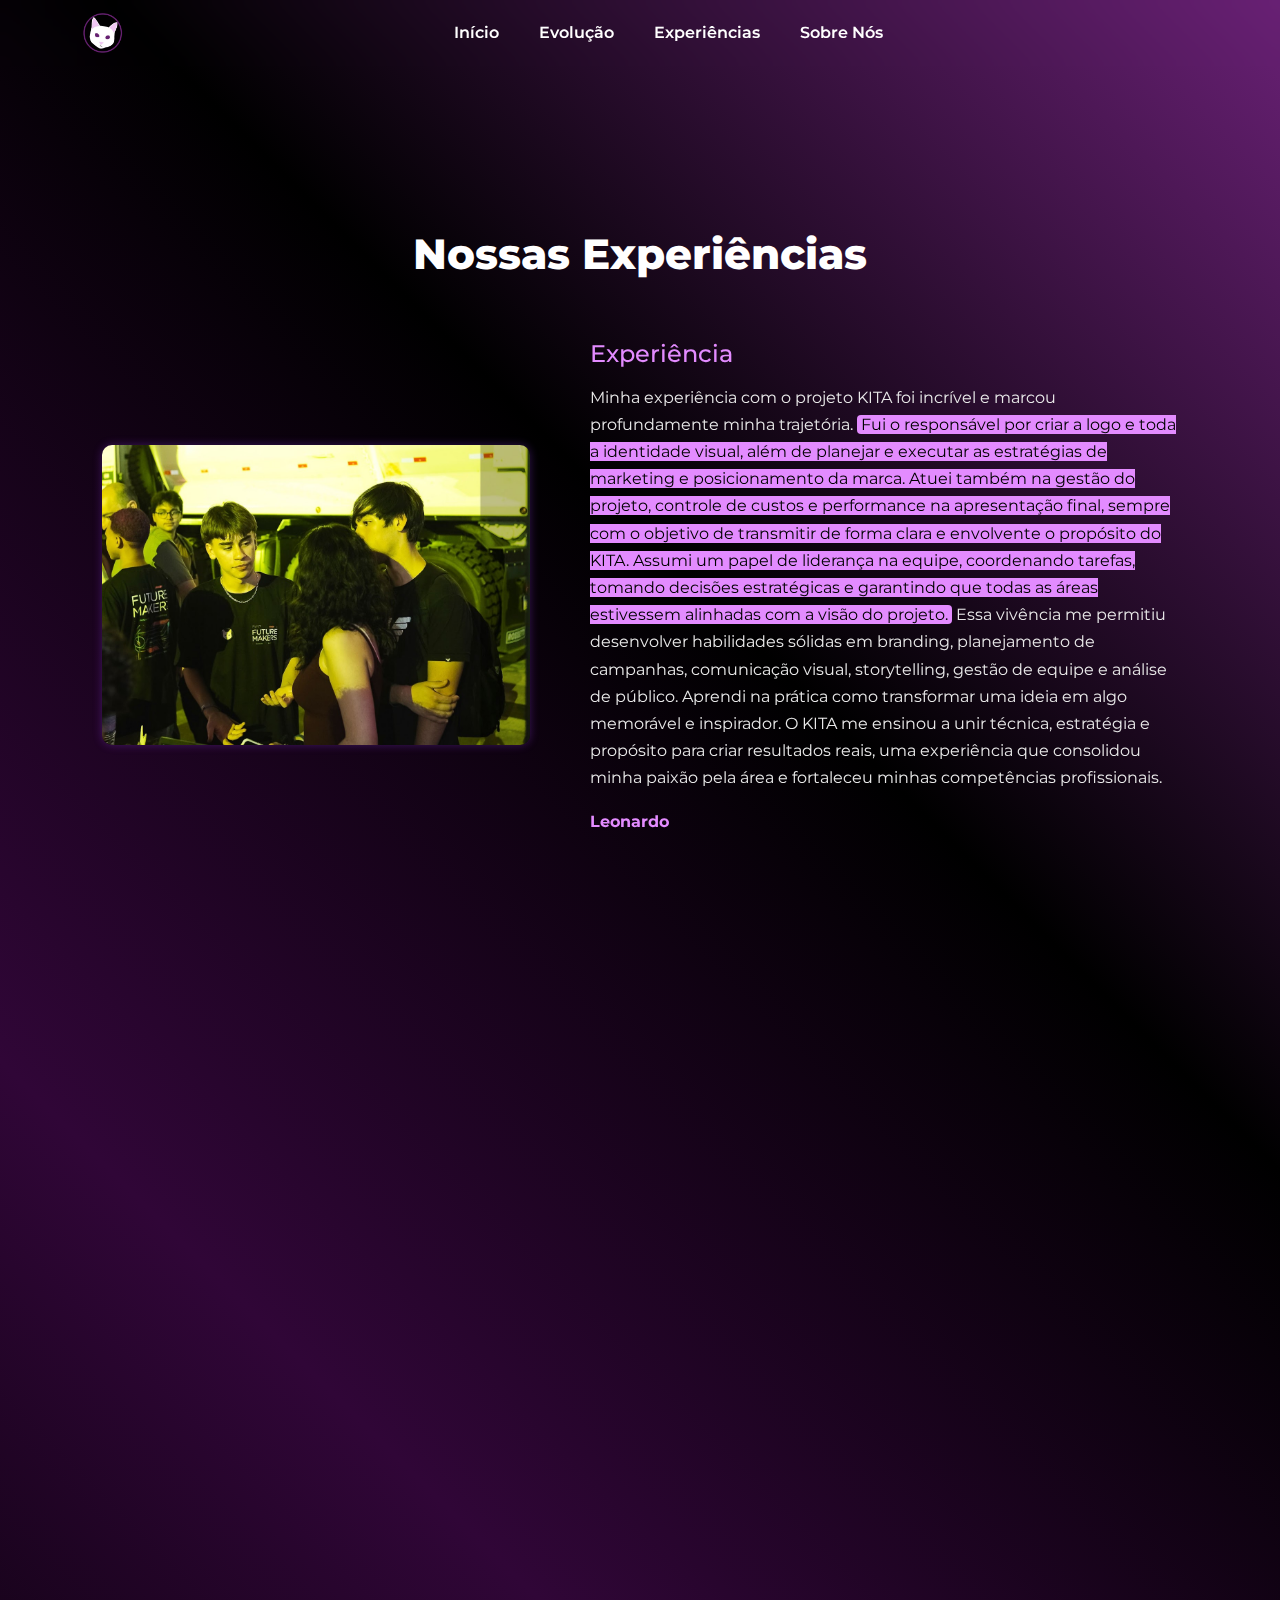
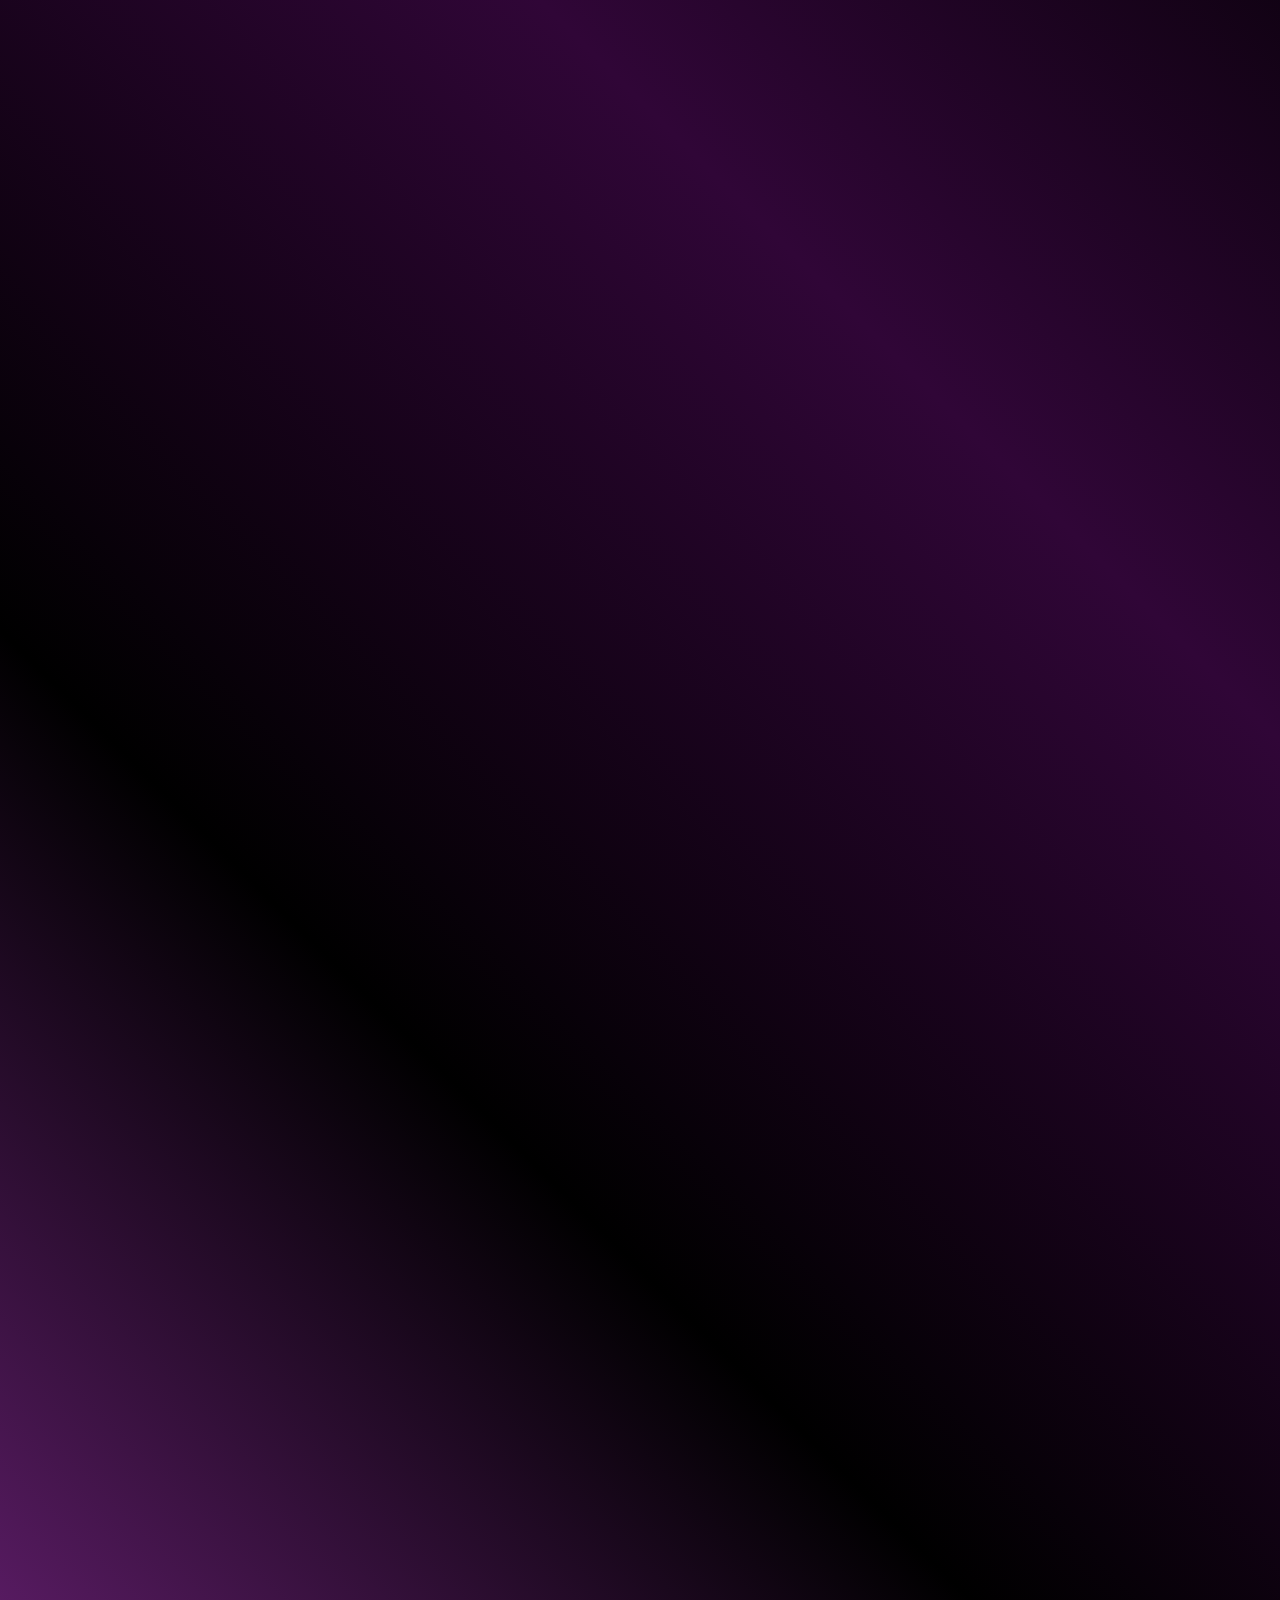
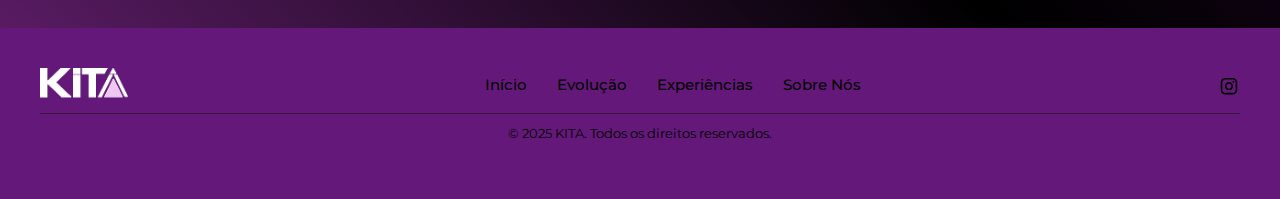
<file: experiência.html>
<!doctype html>
<html lang="pt-BR">
<head>
  <meta charset="utf-8">
  <meta name="viewport" content="width=device-width,initial-scale=1">
  <title>KITA - Experiências</title>

  <!-- Bootstrap -->
  <link href="https://cdn.jsdelivr.net/npm/bootstrap@5.3.2/dist/css/bootstrap.min.css" rel="stylesheet">

  <!-- Google Fonts -->
  <link href="https://fonts.googleapis.com/css2?family=Montserrat:wght@300;400;600;800&display=swap" rel="stylesheet">

  <!-- Ícones -->
  <link href="https://cdn.jsdelivr.net/npm/bootstrap-icons@1.10.5/font/bootstrap-icons.css" rel="stylesheet">

  <!-- Animate On Scroll (AOS) for animations -->
  <link href="https://cdn.jsdelivr.net/npm/aos@2.3.4/dist/aos.css" rel="stylesheet">

  <style>
    /* ===== CONFIGURAÇÕES GERAIS ===== */
    * {
      margin: 0;
      padding: 0;
      box-sizing: border-box;
      font-family: 'Montserrat', sans-serif;
      scroll-behavior: smooth;
    }

    :root {
      --accent: #e38bff;
      --bg-dark: #000000;
      --bg-gradient: linear-gradient(45deg, #682074, #000000, #300637, #000000, #682074);
      --text-muted: #e9e9e9;
      --shadow: rgba(163, 66, 255, 0.3);
    }

    body {
      background: var(--bg-gradient);
      color: #fff;
      overflow-x: hidden;
      padding-top: 70px;
    }

    /* ===== NAVBAR ===== */
    .navbar {
      backdrop-filter: blur(8px);
      transition: background-color 0.4s ease, box-shadow 0.4s ease;
      background: transparent;
    }

    .navbar.scrolled {
      background: rgba(65, 11, 71, 0.95);
      box-shadow: 0 2px 10px rgba(0, 0, 0, 0.4);
    }

    .navbar a.nav-link {
      color: white !important;
      font-weight: 600;
      margin: 0 12px;
      transition: color 0.3s ease;
    }

    .navbar a.nav-link:hover {
      color: #b97ff5 !important;
    }

    /* Centralizar os links no mobile */
    @media (max-width: 991px) {
      .navbar-collapse {
        text-align: center;
      }

      .navbar-nav {
        flex-direction: column;
        gap: 15px;
      }
    }

    /* ===== SEÇÃO EXPERIÊNCIAS ===== */
    .experiencias {
      padding: 160px 8% 80px;
      text-align: center;
    }

    .experiencias h1 {
      font-size: clamp(1.8rem, 5vw, 2.6rem);
      font-weight: 800;
      margin-bottom: 60px;
    }

    .bloco {
      display: flex;
      align-items: center;
      justify-content: space-between;
      margin-bottom: 100px;
      gap: 60px;
      transition: transform 0.3s ease, opacity 0.3s ease;
    }

    .bloco:hover {
      transform: translateY(-10px);
    }

    .bloco.invertido {
      flex-direction: row-reverse;
    }

    .imagem {
      width: 40%;
      height: 300px;
      background-size: cover;
      background-position: center;
      border-radius: 10px;
      overflow: hidden;
      box-shadow: 0 0 10px var(--shadow);
      transition: transform 0.3s ease, box-shadow 0.3s ease;
    }

    .bloco:hover .imagem {
      transform: scale(1.05);
      box-shadow: 0 0 20px var(--shadow);
    }

    .texto {
      width: 55%;
      text-align: left;
      transition: color 0.3s ease;
    }

    .texto h3 {
      color: var(--accent);
      font-size: clamp(1.2rem, 3vw, 1.5rem);
      margin-bottom: 15px;
      transition: color 0.3s ease;
    }

    .bloco:hover .texto h3 {
      color: #b97ff5;
    }

    .texto p {
      color: var(--text-muted);
      line-height: 1.7;
      font-size: clamp(0.9rem, 2vw, 1rem);
    }

    .texto .autor {
      margin-top: 10px;
      font-weight: 700;
      color: var(--accent);
    }

    /* ===== PASSOS MÁGICOS ===== */
    .passos-magicos {
      text-align: center;
      padding: 80px 10%;
    }

    .passos-magicos h2 {
      font-size: clamp(1.6rem, 5vw, 2.2rem);
      font-weight: 800;
      margin-bottom: 40px;
    }

    .passos-magicos .retangulo {
      width: 100%;
      max-width: 900px;
      height: 300px;
      margin: 0 auto 40px;
      border-radius: 8px;
      background: url('img/passos.png') no-repeat center center / cover;
      box-shadow: 0 0 15px var(--shadow);
      transition: transform 0.3s ease, box-shadow 0.3s ease;
    }

    .passos-magicos .retangulo:hover {
      transform: scale(1.05);
      box-shadow: 0 0 25px var(--shadow);
    }

    .passos-magicos p {
      max-width: 900px;
      margin: 0 auto;
      font-size: clamp(0.9rem, 2vw, 1rem);
      line-height: 1.7;
      color: var(--text-muted);
    }

    /* ===== FOOTER ===== */
    .footer {
      background-color: #64197a;
      padding: 40px;
      color: #000;
      width: 100%;
    }

    .footer-container {
      display: flex;
      justify-content: space-between;
      align-items: center;
      flex-wrap: wrap;
      border-bottom: 1px solid #3D1344;
      padding-bottom: 10px;
    }

    .footer-logo img {
      height: 35px;
    }

    .footer-nav {
      display: flex;
      gap: 30px;
    }

    .footer-nav a {
      color: #000;
      text-decoration: none;
      font-weight: 500;
      font-size: 15px;
      transition: color 0.3s ease;
    }

    .footer-nav a:hover {
      color: #ffb8fb;
    }

    .footer-social {
      display: flex;
      gap: 15px;
    }

    .footer-social img {
      width: 22px;
      height: 22px;
      transition: transform 0.3s ease;
    }

    .footer-social img:hover {
      transform: scale(1.1);
    }

    .footer-bottom {
      text-align: center;
      font-size: 13px;
      color: #000;
      margin-top: 10px;
    }

    /* ===== RESPONSIVIDADE ===== */

    /* Tablets */
    @media (max-width: 1024px) {
      .experiencias {
        padding: 140px 6% 60px;
      }

      .bloco {
        gap: 40px;
      }

      .imagem {
        height: 220px;
      }
    }

    /* Smartphones */
    @media (max-width: 768px) {
      .bloco {
        flex-direction: column;
        gap: 30px;
        text-align: center;
      }

      .bloco.invertido {
        flex-direction: column;
      }

      .imagem, .texto {
        width: 100%;
      }

      .texto {
        text-align: center;
      }

      .passos-magicos {
        padding: 60px 6%;
      }

      .passos-magicos .retangulo {
        height: 200px;
      }

      .footer-container {
        flex-direction: column;
        text-align: center;
        gap: 20px;
      }

      .footer-nav {
        flex-direction: column;
        gap: 10px;
      }

      .footer-social {
        justify-content: center;
      }
    }

    /* Telas muito pequenas */
    @media (max-width: 480px) {
      .experiencias {
        padding-top: 120px;
      }

      .passos-magicos .retangulo {
        height: 160px;
      }

      .footer {
        padding: 30px 20px;
      }

      .footer-nav a {
        font-size: 14px;
      }
    }

    .mark {
      background-color: var(--accent);
      color: var(--bg-dark);
      padding: 0 4px;
      border-radius: 4px;
    }
  </style>
</head>
<body>

  <!-- Navbar -->
  <nav id="navbar" class="navbar navbar-expand-lg fixed-top">
    <div class="container">
      <a class="navbar-brand" href="index.html">
        <img src="img/logo.png" alt="KITA" style="height: 40px;">
      </a>
      <button class="navbar-toggler text-white" type="button" data-bs-toggle="collapse" data-bs-target="#navMenu">
        <span class="bi bi-list"></span>
      </button>
      <div class="collapse navbar-collapse justify-content-end" id="navMenu">
        <ul class="navbar-nav mx-auto text-center">
          <li class="nav-item"><a class="nav-link" href="index.html">Início</a></li>
          <li class="nav-item"><a class="nav-link" href="indexavancos.html">Evolução</a></li>
          <li class="nav-item"><a class="nav-link active" href="#experiencia">Experiências</a></li>
          <li class="nav-item"><a class="nav-link" href="indexsobre.html">Sobre Nós</a></li>
        </ul>
      </div>
    </div>
  </nav>

  <!-- ===== CONTEÚDO ===== -->
  <section class="experiencias" id="experiencia">
    <h1>Nossas Experiências</h1>

    <!-- BLOCO 1 -->
    <div class="bloco" data-aos="fade-right" data-aos-duration="800">
      <div class="imagem" style="background-image: url('img/leoapresentando.jpg');"></div>
      <div class="texto">
        <h3>Experiência</h3>
        <p>Minha experiência com o projeto KITA foi incrível e marcou profundamente minha trajetória. <mark class="mark">Fui o responsável por criar a logo e toda a identidade visual, além de planejar e executar as estratégias de marketing e posicionamento da marca. Atuei também na gestão do projeto, controle de custos e performance na apresentação final, sempre com o objetivo de transmitir de forma clara e envolvente o propósito do KITA. Assumi um papel de liderança na equipe, coordenando tarefas, tomando decisões estratégicas e garantindo que todas as áreas estivessem alinhadas com a visão do projeto.</mark> Essa vivência me permitiu desenvolver habilidades sólidas em branding, planejamento de campanhas, comunicação visual, storytelling, gestão de equipe e análise de público. Aprendi na prática como transformar uma ideia em algo memorável e inspirador. O KITA me ensinou a unir técnica, estratégia e propósito para criar resultados reais, uma experiência que consolidou minha paixão pela área e fortaleceu minhas competências profissionais.</p>
        <p class="autor">Leonardo</p>
      </div>
    </div>

    <!-- BLOCO 2 -->
    <div class="bloco invertido" data-aos="fade-left" data-aos-duration="800">
      <div class="imagem" style="background-image: url('img/ft1.jpg');"></div>
      <div class="texto">
        <h3>Experiência</h3>
        <p>Minha experiência com o projeto KITA foi simplesmente incrível. Durante o desenvolvimento, aprendi muita coisa que eu nem imaginava antes, mesmo estudando em um curso técnico. <mark class="mark">Tive contato com conceitos complexos como cinemática inversa, controle de múltiplos servomotores através do PCA9685, sincronização de movimentos, e otimização de rotinas de código para garantir que o robô se movesse de forma estável e natural. Dediquei-me ao máximo em cada etapa, desde os primeiros testes de movimentação até os ajustes complexos na programação.</mark> O processo teve altos e baixos, com muitos erros, tentativas e aprendizados, mas cada desafio me motivou ainda mais a continuar. Aprimorei minha forma de trabalhar em equipe, pensar de forma criativa e resolver problemas de forma prática. O KITA acabou se tornando muito mais do que um simples projeto para mim e virou uma parte importante da minha trajetória. Ver nosso robô ganhar "vida" e conquistar o segundo lugar no NEXT 2025 na categoria Iniciação Científica – Future Makers foi uma experiência única. Tenho um grande carinho por esse projeto e acredito de verdade que o KITA ainda vai muito mais longe.</p>
        <p class="autor">Gustavo</p>
      </div>
    </div>

    <!-- BLOCO 3 -->
    <div class="bloco" data-aos="fade-right" data-aos-duration="800">
      <div class="imagem" style="background-image: url('img/ft7.jpg');"></div>
      <div class="texto">
        <h3>Experiência</h3>
        <p>Minha experiência com o projeto KITA foi muito positiva. Participar do NEXT foi algo único, que <mark class="mark">me permitiu desenvolver habilidades importantes como trabalho em equipe e comunicação. Também ampliei bastante meus conhecimentos na área de robótica, aplicando linguagens como C e C++ no Arduino</mark>. Mesmo que eu não pretenda seguir profissionalmente nessa área, aprender sobre esse universo foi algo muito divertido e enriquecedor para o meu desenvolvimento pessoal e técnico.</p>
        <p class="autor">Vinícius</p>
      </div>
    </div>

    <!-- BLOCO 4 -->
    <div class="bloco invertido" data-aos="fade-left" data-aos-duration="800">
      <div class="imagem" style="background-image: url('img/ft6.jpg');"></div>
      <div class="texto">
        <h3>Experiência</h3>
        <p>Participo do projeto KITA atuando como <mark class="mark">responsável pela comunicação e divulgação, o que me permite desenvolver habilidades em planejamento estratégico, criação de conteúdo e relacionamento com o público</mark>. Tenho experiência em organizar formas de conscientização, gerenciar canais de comunicação e garantir que a missão do projeto seja transmitida de forma clara e acessível. Essa vivência me proporcionou aprender a trabalhar em equipe, lidar com desafios de comunicação e contribuir diretamente para o impacto social positivo do projeto.</p>
        <p class="autor">Arthur</p>
      </div>
    </div>
  </section>

  <section class="passos-magicos" data-aos="fade-up" data-aos-duration="800">
    <h2>Passos Mágicos</h2>
    <a href="https://passosmagicos.org.br/" target="_blank" rel="noopener noreferrer">
      <div class="retangulo"></div>
    </a>
    <p>
      A Passos Mágicos foi quem abriu as portas para que o nosso grupo pudesse viver essa experiência transformadora. Foi através dela que tivemos acesso a oportunidades, conhecimentos e mentorias que nos ajudaram a enxergar o nosso potencial e acreditar nas nossas ideias. O projeto KITA nasceu desse incentivo, da vontade de retribuir o que aprendemos, criando algo que realmente fizesse a diferença.
    </p>
  </section>

  <!-- ===== FOOTER ===== -->
  <footer class="footer">
    <div class="footer-container">
      <div class="footer-logo">
        <img src="img/Group 52 1.png" alt="Logo KITA">
      </div>
      <nav class="footer-nav">
        <a href="index.html">Início</a>
        <a href="indexavancos.html">Evolução</a>
        <a href="#experiencia">Experiências</a>
        <a href="indexsobre.html">Sobre Nós</a>
      </nav>
      <div class="footer-social">
        <a href="https://www.instagram.com/projeto_kita"><img src="img/Instagram.svg" alt="Instagram"></a>
      </div>
    </div>
    <div class="footer-bottom">
      <p>© 2025 KITA. Todos os direitos reservados.</p>
    </div>
  </footer>

  <!-- Script do scroll e do menu -->
  <script>
    window.addEventListener("scroll", function() {
      const navbar = document.getElementById("navbar");
      if (window.scrollY > 50) {
        navbar.classList.add("scrolled");
      } else {
        navbar.classList.remove("scrolled");
      }
    });
  </script>

  <!-- Bootstrap JS -->
  <script src="https://cdn.jsdelivr.net/npm/@popperjs/core@2.11.8/dist/umd/popper.min.js"></script>
  <script src="https://cdn.jsdelivr.net/npm/bootstrap@5.3.2/dist/js/bootstrap.min.js"></script>

  <!-- AOS JS -->
  <script src="https://cdn.jsdelivr.net/npm/aos@2.3.4/dist/aos.js"></script>
  <script>
    AOS.init({
      once: true,
      offset: 100
    });
  </script>

</body>
</html>
</file>
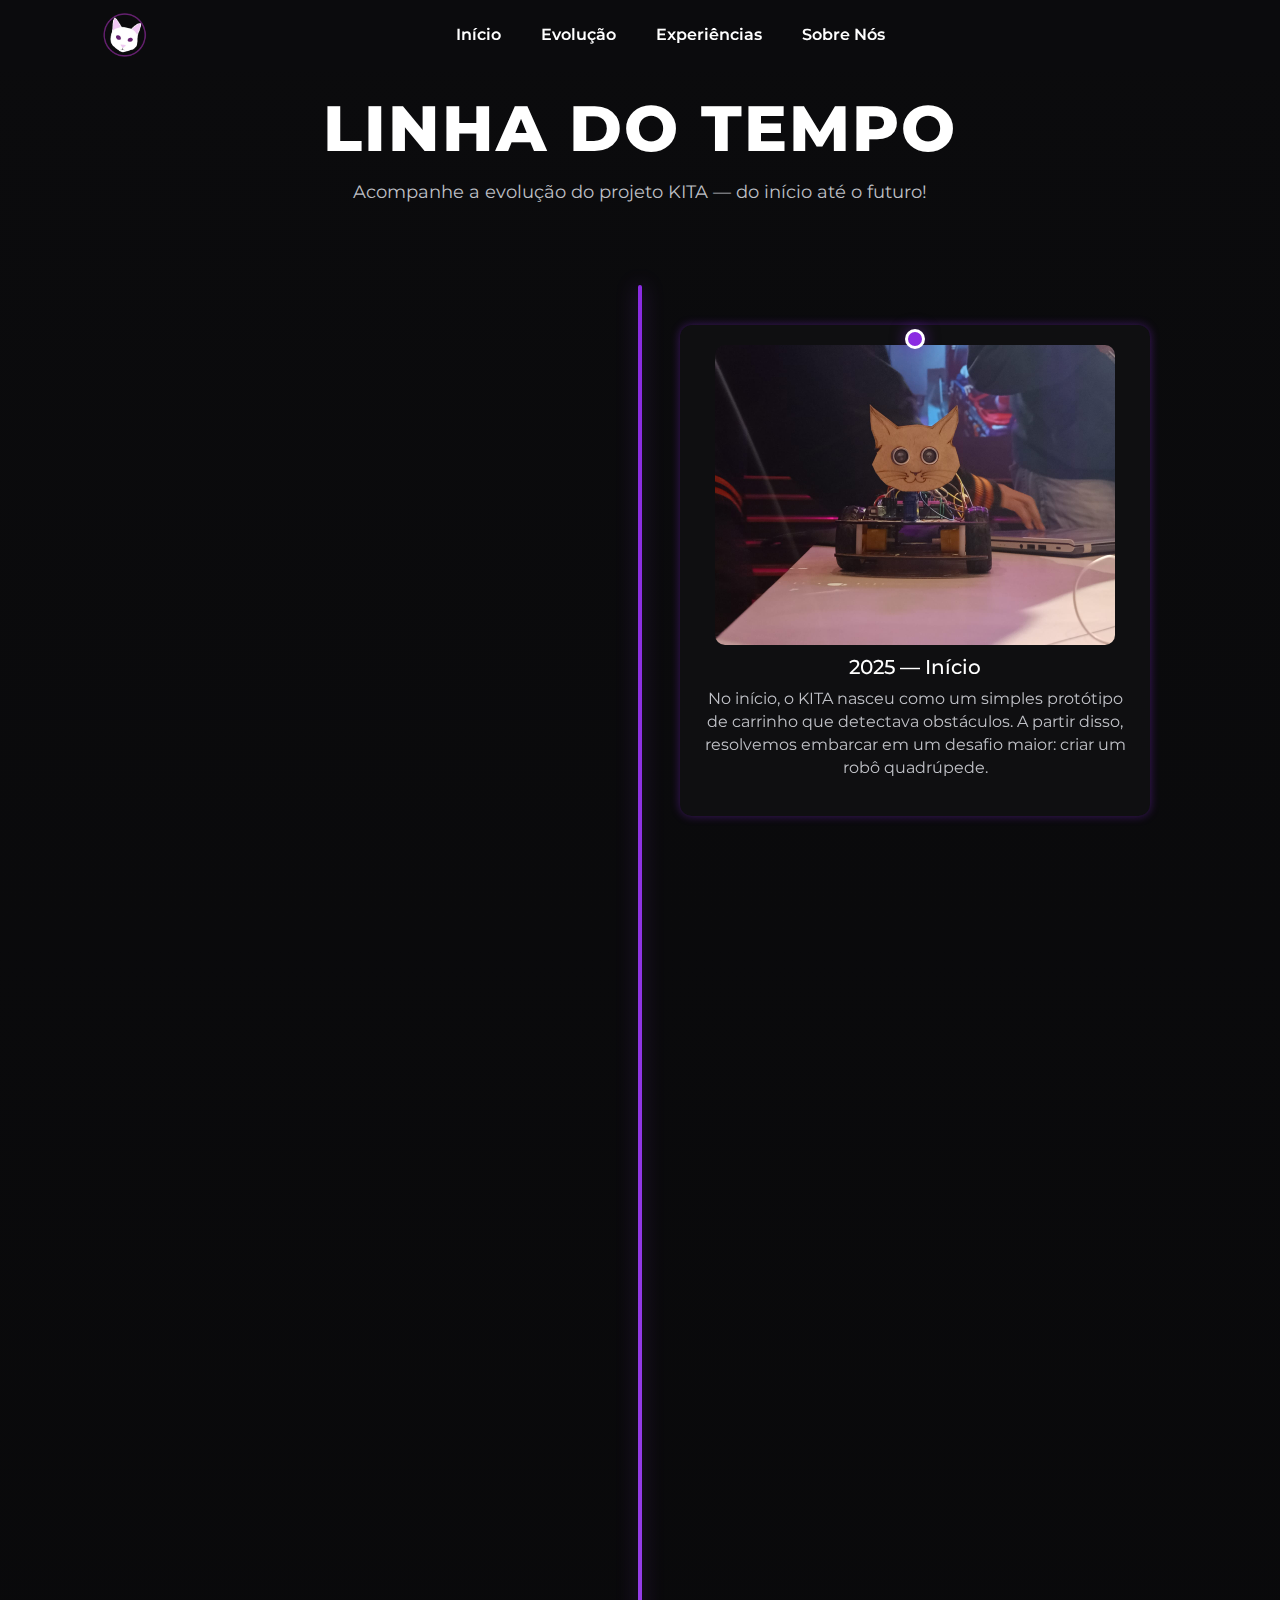
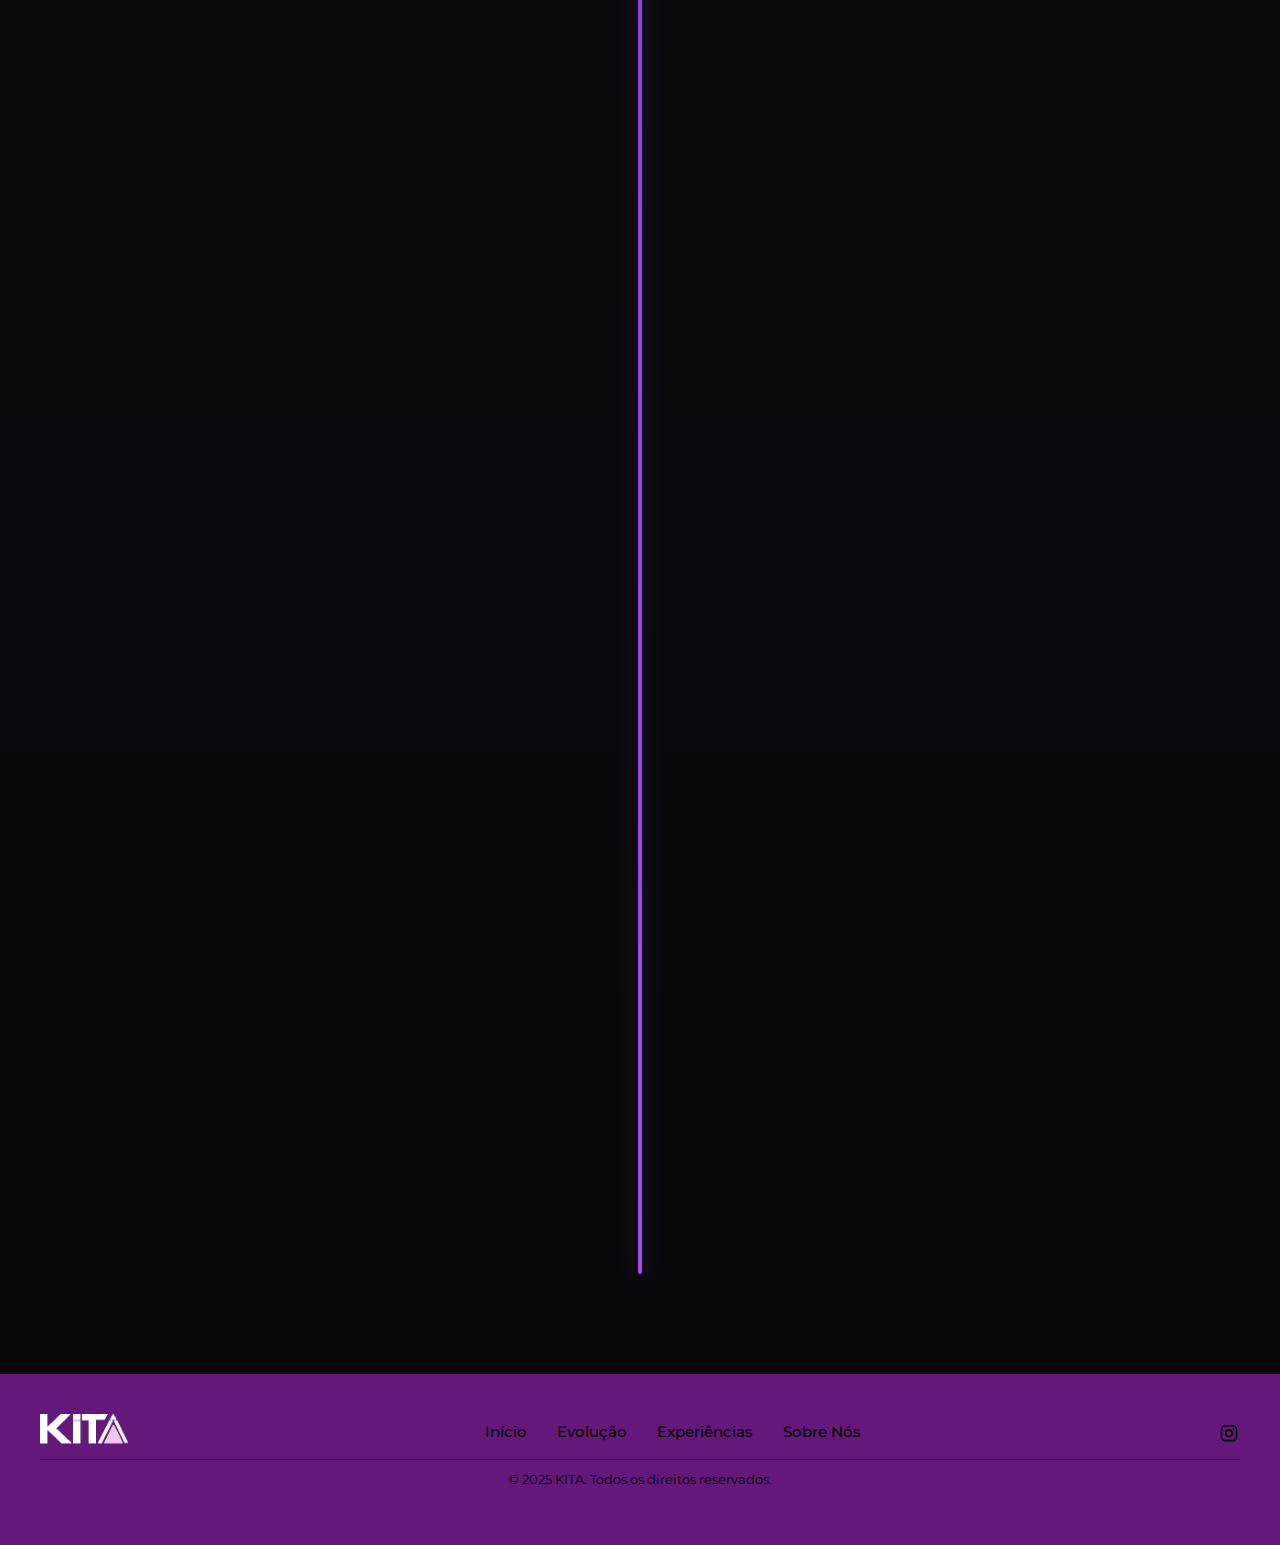
<file: indexavancos.html>
<!doctype html>
<html lang="pt-BR">
<head>
  <meta charset="utf-8" />
  <meta name="viewport" content="width=device-width,initial-scale=1" />
  <title>KITA — Linha do Tempo</title>

  <!-- Bootstrap -->
  <link href="https://cdn.jsdelivr.net/npm/bootstrap@5.3.2/dist/css/bootstrap.min.css" rel="stylesheet">

  <!-- Ícones -->
  <link href="https://cdn.jsdelivr.net/npm/bootstrap-icons@1.10.5/font/bootstrap-icons.css" rel="stylesheet">

  <!-- Google Fonts -->
  <link href="https://fonts.googleapis.com/css2?family=Montserrat:wght@300;400;600;800&display=swap" rel="stylesheet">

  <!-- Animate On Scroll (AOS) for animations -->
  <link href="https://cdn.jsdelivr.net/npm/aos@2.3.4/dist/aos.css" rel="stylesheet">

  <style>
    /* ===== Reset e Variáveis ===== */
    * {
      margin: 0;
      padding: 0;
      box-sizing: border-box;
      font-family: 'Montserrat', sans-serif;
    }

    :root {
      --bg: #0b0b0d;
      --panel: #0f0f11;
      --muted: #bfc0c6;
      --accent: #8a2be2;
      --accent-2: #9f4df0;
      --max-width: 1100px;
      --radius: 14px;
      --gap: 28px;
      --fw-700: 700;
    }

    body {
      background: linear-gradient(180deg, var(--bg), #070708 120%);
      color: #e9e9eb;
      -webkit-font-smoothing: antialiased;
      line-height: 1.45;
      padding-top: 90px; /* espaço para o header fixo */
    }

    .container {
      width: 100%;
      max-width: var(--max-width);
      margin: 0 auto;
    }

    /* ===== Navbar (igual à Home) ===== */
    .navbar {
      backdrop-filter: blur(8px);
      transition: background-color 0.4s ease, box-shadow 0.4s ease;
      background: transparent;
      position: fixed;
      top: 0;
      left: 0;
      width: 100%;
      z-index: 1000;
    }

    .navbar.scrolled {
      background: rgba(65, 11, 71, 0.95);
      box-shadow: 0 2px 10px rgba(0, 0, 0, 0.4);
    }

    .navbar a.nav-link {
      color: white !important;
      font-weight: 600;
      margin: 0 12px;
      transition: color 0.3s ease;
    }

    .navbar a.nav-link:hover {
      color: #b97ff5 !important;
    }

    .navbar-brand img {
      height: 44px;
      width: auto;
    }

    /* Centralizar menu no celular */
    @media (max-width: 991px) {
      .navbar-collapse {
        text-align: center;
      }

      .navbar-nav {
        flex-direction: column;
        gap: 15px;
      }

      .navbar-toggler {
        border: none;
      }

      .navbar-toggler:focus {
        box-shadow: none;
      }

      .bi-list {
        color: white;
        font-size: 1.8rem;
      }
    }

    /* ===== Hero ===== */
    .hero {
      text-align: center;
      margin-bottom: 40px;
    }

    .hero h1 {
      font-size: clamp(32px, 6vw, 64px);
      letter-spacing: 2px;
      font-weight: 800;
      color: #ffffff;
    }

    .hero p {
      color: var(--muted);
      margin-top: 12px;
      font-size: clamp(14px, 2vw, 18px);
    }

    /* ===== Timeline ===== */
    .timeline {
      position: relative;
      margin: 80px auto;
      padding: 20px 0;
      max-width: var(--max-width);
    }

    .timeline::before {
      content: "";
      position: absolute;
      top: 0;
      bottom: 0;
      left: 50%;
      width: 4px;
      background: linear-gradient(180deg, var(--accent), var(--accent-2));
      transform: translateX(-50%);
      border-radius: 8px;
      box-shadow: 0 0 20px rgba(159, 77, 240, 0.4);
    }

    .event {
      position: relative;
      width: 50%;
      padding: 20px 40px;
      transition: transform 0.3s ease, opacity 0.3s ease;
      opacity: 0; /* Para animações AOS */
    }

    .event .panel {
      background: var(--panel);
      padding: 20px;
      border-radius: 12px;
      box-shadow: 0 0 10px rgba(138, 43, 226, 0.4);
      color: var(--muted);
      display: flex;
      flex-direction: column;
      align-items: center;
      text-align: center;
      transition: box-shadow 0.3s ease, transform 0.3s ease;
    }

    .event .panel:hover {
      box-shadow: 0 0 20px rgba(138, 43, 226, 0.6);
      transform: translateY(-5px);
    }

    .event .panel h3 {
      color: #fff;
      font-size: 20px;
      transition: color 0.3s ease;
    }

    .event .panel:hover h3 {
      color: var(--accent-2);
    }

    .event.left {
      left: 0;
      text-align: right;
    }

    .event.right {
      left: 50%;
    }

    .event img {
      width: 100%;
      max-width: 400px;
      border-radius: 10px;
      margin-bottom: 10px;
      transition: transform 0.3s ease;
    }

    .event .panel:hover img {
      transform: scale(1.05);
    }

    .dot-wrap {
      position: absolute;
      top: 24px;
      left: 50%;
      transform: translateX(-50%);
      cursor: pointer;
      transition: transform 0.3s ease;
    }

    .dot-wrap:hover {
      transform: translateX(-50%) scale(1.2);
    }

    .dot {
      width: 20px;
      height: 20px;
      background: var(--accent);
      border-radius: 50%;
      border: 3px solid #fff;
      box-shadow: 0 0 15px rgba(138, 43, 226, 0.5);
      animation: pulse 2s infinite;
    }

    @keyframes pulse {
      0% { box-shadow: 0 0 0 0 rgba(138, 43, 226, 0.7); }
      70% { box-shadow: 0 0 0 10px rgba(138, 43, 226, 0); }
      100% { box-shadow: 0 0 0 0 rgba(138, 43, 226, 0); }
    }

    /* ===== Botão futuro ===== */
    .botaoFuturo {
      height: 50px;
      width: 200px;
      font-size: large;
      margin-top: 15px;
      background-color: #64197a;
      border-radius: 10px;
      border: none;
      color: white;
      cursor: pointer;
      text-decoration: none;
      display: inline-flex;
      align-items: center;
      justify-content: center;
      transition: background-color 0.3s ease, transform 0.3s ease;
    }

    .botaoFuturo:hover {
      background-color: #7b24a5;
      transform: scale(1.05);
    }

    /* ===== Footer ===== */
    .footer {
      background-color: #64197a;
      padding: 40px;
      color: #000;
      width: 100%;
      margin-top: 100px;
    }

    .footer-container {
      display: flex;
      justify-content: space-between;
      align-items: center;
      flex-wrap: wrap;
      border-bottom: 1px solid #3D1344;
      padding-bottom: 10px;
    }

    .footer-logo img {
      height: 35px;
    }

    .footer-nav {
      display: flex;
      gap: 30px;
      flex-wrap: wrap;
      justify-content: center;
    }

    .footer-nav a {
      color: #000;
      text-decoration: none;
      font-weight: 500;
      font-size: 15px;
      transition: color 0.3s ease;
    }

    .footer-nav a:hover {
      color: #ffb8fb;
    }

    .footer-social {
      display: flex;
      gap: 15px;
    }

    .footer-social img {
      width: 22px;
      height: 22px;
      transition: transform 0.3s ease;
    }

    .footer-social img:hover {
      transform: scale(1.1);
    }

    .footer-bottom {
      text-align: center;
      font-size: 13px;
      color: #000;
      margin-top: 10px;
    }

    /* ===== Responsividade timeline ===== */
    @media (max-width: 900px) {
      .timeline::before {
        left: 20px;
      }

      .event {
        width: 100%;
        padding-left: 60px;
        padding-right: 25px;
      }

      .event.left, .event.right {
        left: 0;
        text-align: left;
      }

      .dot-wrap {
        left: 20px;
      }
    }

    @media (max-width: 700px) {
      .footer-container {
        flex-direction: column;
        text-align: center;
        gap: 20px;
      }

      .footer-nav {
        flex-direction: column;
        gap: 10px;
      }

      .footer-social {
        justify-content: center;
      }
    }
  </style>
</head>

<body>
  <!-- Navbar -->
  <nav id="navbar" class="navbar navbar-expand-lg fixed-top">
    <div class="container">
      <a class="navbar-brand" href="index.html">
        <img src="img/logo.png" alt="KITA">
      </a>
      <button class="navbar-toggler text-white" type="button" data-bs-toggle="collapse" data-bs-target="#navMenu">
        <span class="bi bi-list"></span>
      </button>
      <div class="collapse navbar-collapse justify-content-end" id="navMenu">
        <ul class="navbar-nav mx-auto text-center">
          <li class="nav-item"><a class="nav-link active" href="index.html">Início</a></li>
          <li class="nav-item"><a class="nav-link" href="#evolução">Evolução</a></li>
          <li class="nav-item"><a class="nav-link" href="experiência.html">Experiências</a></li>
          <li class="nav-item"><a class="nav-link" href="indexsobre.html">Sobre Nós</a></li>
        </ul>
      </div>
    </div>
  </nav>

  <section class="hero" id="hero">
    <h1>LINHA DO TEMPO</h1>
    <p>Acompanhe a evolução do projeto KITA — do início até o futuro!</p>
  </section>

  <main class="timeline" id="evolução">
    <div class="event right" data-aos="fade-left" data-aos-duration="800">
      <div class="panel">
        <img src="img/KitaAntigo.jpg" alt="Começo">
        <h3>2025 — Início</h3>
        <p>No início, o KITA nasceu como um simples protótipo de carrinho que detectava obstáculos. A partir disso, resolvemos embarcar em um desafio maior: criar um robô quadrúpede.</p>
      </div>
      <div class="dot-wrap"><div class="dot"></div></div>
    </div>

    <div class="event left" data-aos="fade-right" data-aos-duration="800">
      <div class="dot-wrap"><div class="dot"></div></div>
      <div class="panel">
        <img src="img/KitaFinal.jpg" alt="Passado">
        <h3>2025 — Transição</h3>
        <p>No meio do ano, fizemos a transição para o modelo quadrúpede. Mesmo com limitações, conseguimos desenvolver sua estrutura física e aprimorar nossos estudos para o futuro.</p>
      </div>
    </div>

    <div class="event right" data-aos="fade-left" data-aos-duration="800">
      <div class="panel">
        <img src="img/ft27Quadrada.jpg" alt="Presente">
        <h3>2025 — Atual</h3>
        <p>O KITA passou a andar de forma mais estável, com movimentos baseados em teorias de cinemática inversa, melhorando sua precisão e equilíbrio.</p>
      </div>
      <div class="dot-wrap"><div class="dot"></div></div>
    </div>

    <div class="event left" data-aos="fade-right" data-aos-duration="800">
      <div class="dot-wrap"><div class="dot"></div></div>
      <div class="panel">
        <img src="img/futuro.png" alt="Futuro">
        <h3>2026+</h3>
        <p>Pretendemos aumentar o tamanho do KITA e aprimorar sua detecção e desvio de obstáculos, tornando-o um robô cada vez mais completo.</p>
        <a href="#modalFuturo" class="botaoFuturo" data-bs-toggle="modal">Saiba Mais</a>
      </div>
    </div>
  </main>

  <!-- Modal para interatividade no futuro -->
  <div class="modal fade" id="modalFuturo" tabindex="-1" aria-labelledby="modalFuturoLabel" aria-hidden="true">
    <div class="modal-dialog modal-dialog-centered">
      <div class="modal-content" style="background: var(--panel); color: #fff; border-radius: 12px; box-shadow: 0 0 20px rgba(138, 43, 226, 0.6);">
        <div class="modal-header" style="border-bottom: 1px solid var(--accent);">
          <h5 class="modal-title" id="modalFuturoLabel">Futuro do KITA</h5>
          <button type="button" class="btn-close btn-close-white" data-bs-dismiss="modal" aria-label="Close"></button>
        </div>
        <div class="modal-body">
          <p>No futuro, planejamos integrar IA avançada para navegação autônoma, sensores de ambiente e até interações com humanos. Fique ligado para atualizações!</p>
          <img src="img/futuro.png" alt="Futuro KITA" class="img-fluid rounded">
        </div>
        <div class="modal-footer" style="border-top: 1px solid var(--accent);">
          <button type="button" class="btn botaoFuturo" data-bs-dismiss="modal">Fechar</button>
        </div>
      </div>
    </div>
  </div>

  <footer class="footer">
    <div class="footer-container">
      <div class="footer-logo">
        <img src="img/Group 52 1.png" alt="Logo KITA">
      </div>
      <nav class="footer-nav">
        <a href="index.html">Início</a>
        <a href="#hero">Evolução</a>
        <a href="experiência.html">Experiências</a>
        <a href="indexsobre.html">Sobre Nós</a>
      </nav>
      <div class="footer-social">
        <a href="https://www.instagram.com/projeto_kita"><img src="img/Instagram.svg" alt="Instagram"></a>
      </div>
    </div>
    <div class="footer-bottom">
      <p>© 2025 KITA. Todos os direitos reservados.</p>
    </div>
  </footer>

  <script>
    // Navbar scroll effect
    window.addEventListener('scroll', () => {
      const navbar = document.getElementById('navbar');
      if (window.scrollY > 50) navbar.classList.add('scrolled');
      else navbar.classList.remove('scrolled');
    });
  </script>

  <!-- Bootstrap JS -->
  <script src="https://cdn.jsdelivr.net/npm/@popperjs/core@2.11.8/dist/umd/popper.min.js"></script>
  <script src="https://cdn.jsdelivr.net/npm/bootstrap@5.3.2/dist/js/bootstrap.min.js"></script>

  <!-- AOS JS -->
  <script src="https://cdn.jsdelivr.net/npm/aos@2.3.4/dist/aos.js"></script>
  <script>
    AOS.init({
      once: true, // Anima apenas uma vez
      offset: 100 // Inicia animação 100px antes de entrar na view
    });
  </script>
</body>
</html>
</file>
